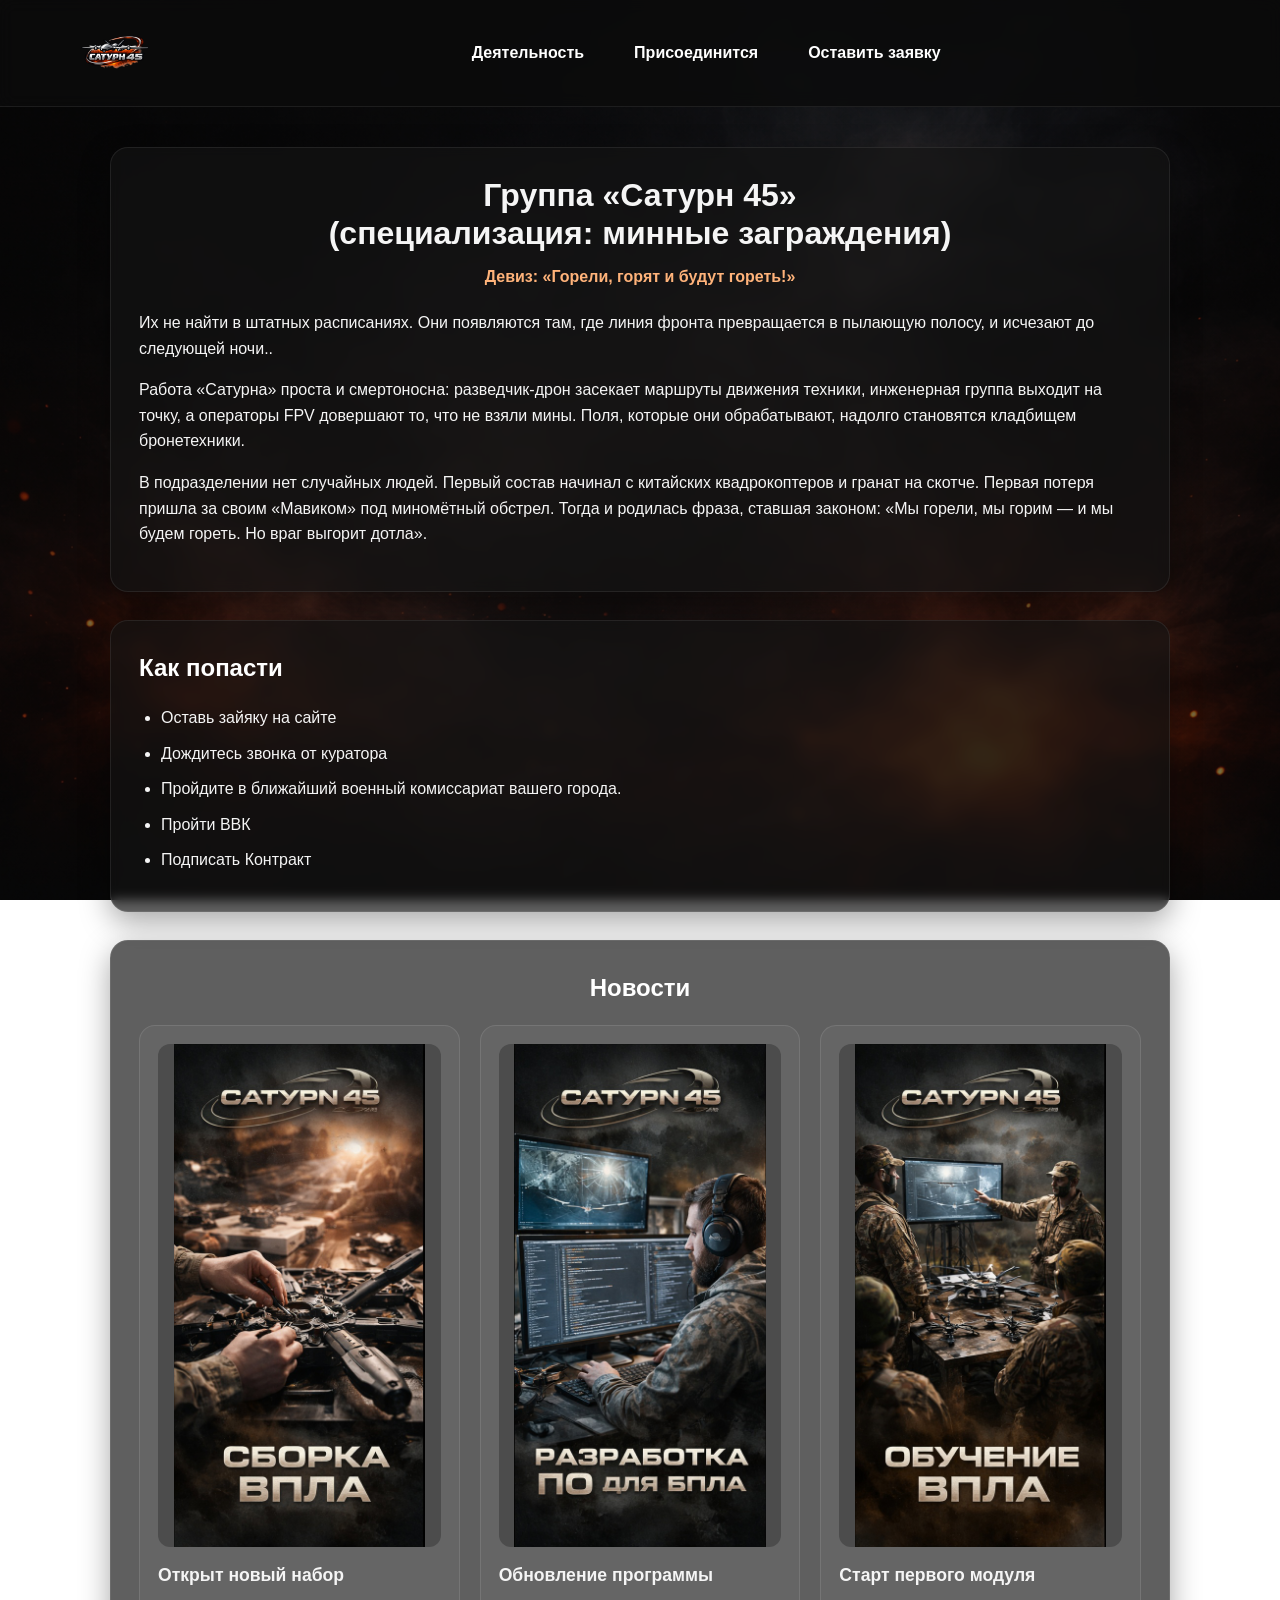
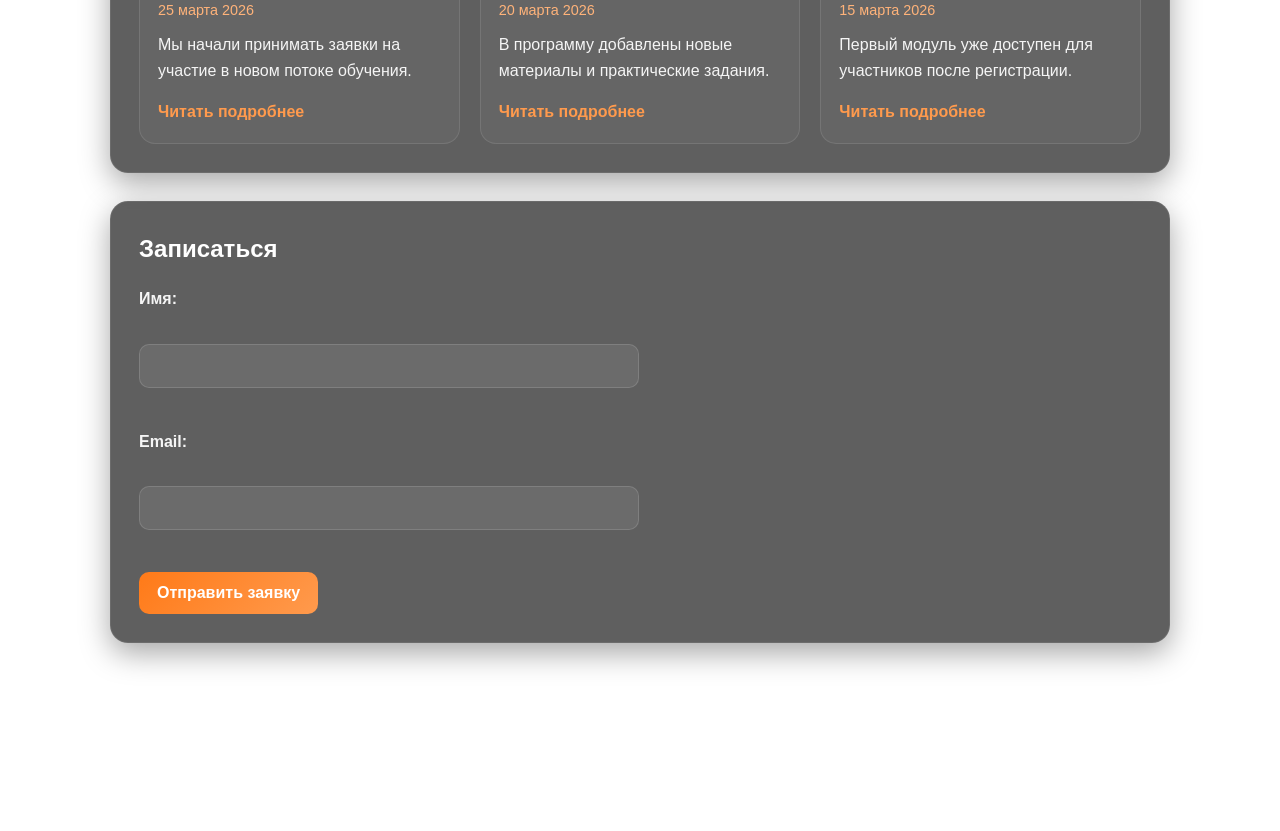
<file: index.html>
<!DOCTYPE html>
<html lang="ru">
<head>
    <meta charset="UTF-8">
    <meta name="viewport" content="width=device-width, initial-scale=1.0">
    <title>Сатурн</title>
    <link rel="icon" type="image/png" sizes="32x32" href="images/favicon_saturn45_32.png">
    <link rel="stylesheet" href="css/styles.css">
</head>
<body>
    <header>
    <div class="header-inner">
        <a href="#" class="logo-link">
            <img src="images/logo.png" alt="Логотип" class="logo">
        </a>

        <nav>
            <a href="#about">Деятельность</a>
            <a href="#program">Присоединится</a>
            <a href="#signup">Оставить заявку</a>
        </nav>
    </div>
</header>

    <main>
        <section id="about">
            <h1>Группа «Сатурн 45» <br> (специализация: минные заграждения)</h1>
            <p><em>Девиз: «Горели, горят и будут гореть!»</em></p>
            <p>
                Их не найти в штатных расписаниях. Они появляются там, где линия фронта превращается в пылающую полосу, и исчезают до следующей ночи..
            </p>

<p>
    Работа «Сатурна» проста и смертоносна: разведчик-дрон засекает маршруты движения техники, инженерная группа выходит на точку, а операторы FPV довершают то, что не взяли мины. Поля, которые они обрабатывают, надолго становятся кладбищем бронетехники.
</p>
<p>
   В подразделении нет случайных людей. Первый состав начинал с китайских квадрокоптеров и гранат на скотче. Первая потеря пришла за своим «Мавиком» под миномётный обстрел. Тогда и родилась фраза, ставшая законом: «Мы горели, мы горим — и мы будем гореть. Но враг выгорит дотла».
</p>
        </section>

        <section id="program">
            <h2>Как попасти</h2>
            <ul>
                <li>Оставь зайяку на сайте</li>
                <li>Дождитесь звонка от куратора</li>
                <li>Пройдите в ближайший военный комиссариат вашего города.</li>
                <li>Пройти ВВК</li>
                <li>Подписать Контракт</li>
            </ul>
        </section>
<section id="news">
    <h2>Новости</h2>

    <div class="news-grid">
        <article class="news-card">
            <img src="images/news1.jpg" alt="Открыт новый набор" class="news-image">
            <h3>Открыт новый набор</h3>
            <p class="news-date">25 марта 2026</p>
            <p>Мы начали принимать заявки на участие в новом потоке обучения.</p>
            <a href="#">Читать подробнее</a>
        </article>

        <article class="news-card">
            <img src="images/news2.jpg" alt="Обновление программы" class="news-image">
            <h3>Обновление программы</h3>
            <p class="news-date">20 марта 2026</p>
            <p>В программу добавлены новые материалы и практические задания.</p>
            <a href="#">Читать подробнее</a>
        </article>

        <article class="news-card">
            <img src="images/news3.jpg" alt="Старт первого модуля" class="news-image">
            <h3>Старт первого модуля</h3>
            <p class="news-date">15 марта 2026</p>
            <p>Первый модуль уже доступен для участников после регистрации.</p>
            <a href="#">Читать подробнее</a>
        </article>
    </div>
</section>
        <section id="signup">
            <h2>Записаться</h2>
            <form>
                <label for="student-name">Имя:</label><br>
                <input type="text" id="student-name" name="student-name"><br><br>
                <label for="student-email">Email:</label><br>
                <input type="email" id="student-email" name="student-email"><br><br>

                <button type="submit">Отправить заявку</button>
            </form>
        </section>
    </main>

    <footer>
        <p>© 2026 Сатурн групп</p>
    </footer>

</body>
</html>
</file>
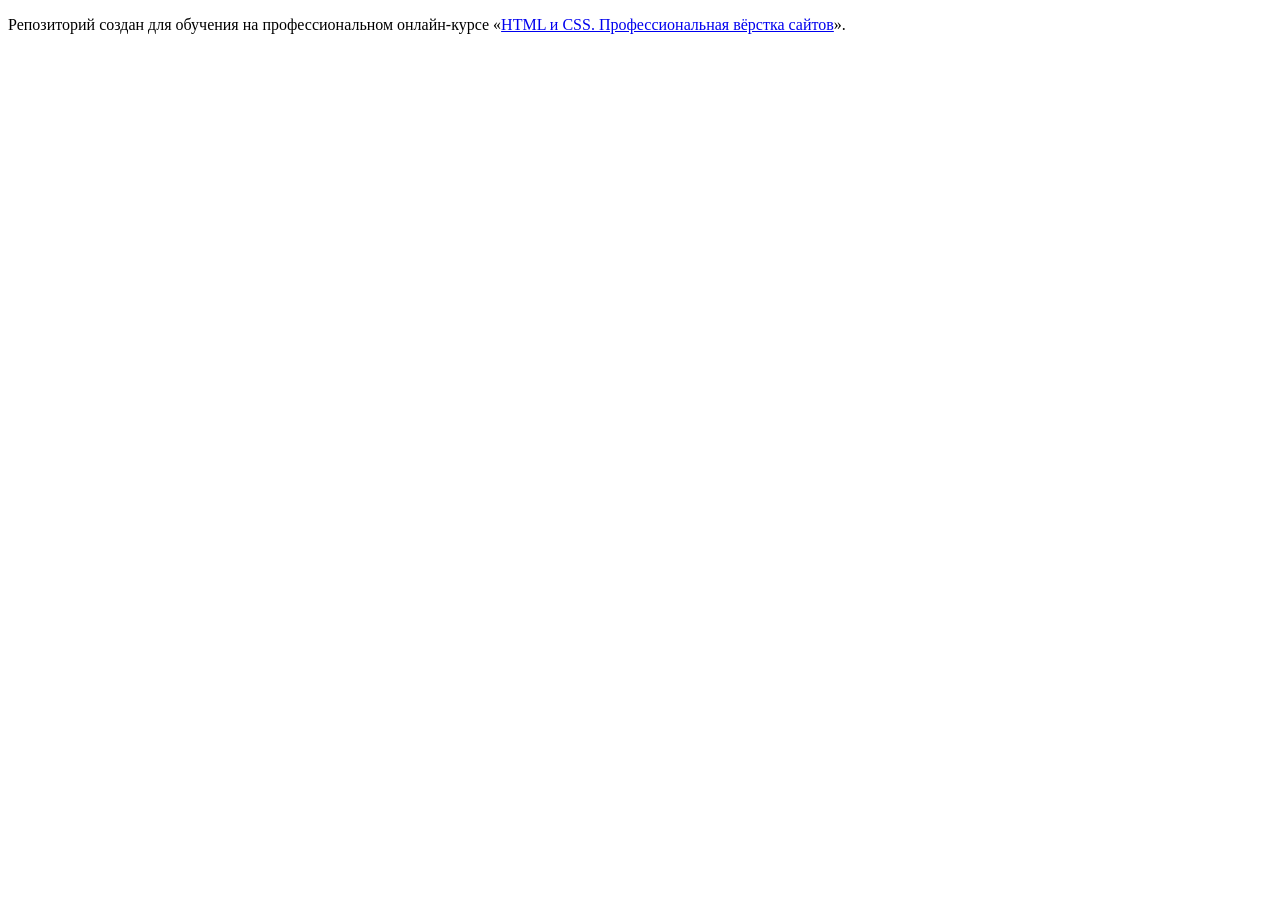
<file: sedona/index.html>
<!DOCTYPE html>
<html lang="ru">
  <head>
    <meta charset="utf-8">
    <title>HTML Academy: {{projectTitle}}</title>
  </head>
  <body>

    <p>Репозиторий создан для обучения на профессиональном онлайн‑курсе «<a href="https://htmlacademy.ru/intensive/htmlcss">HTML и CSS. Профессиональная вёрстка сайтов</a>».</p>

  </body>
</html>
</file>
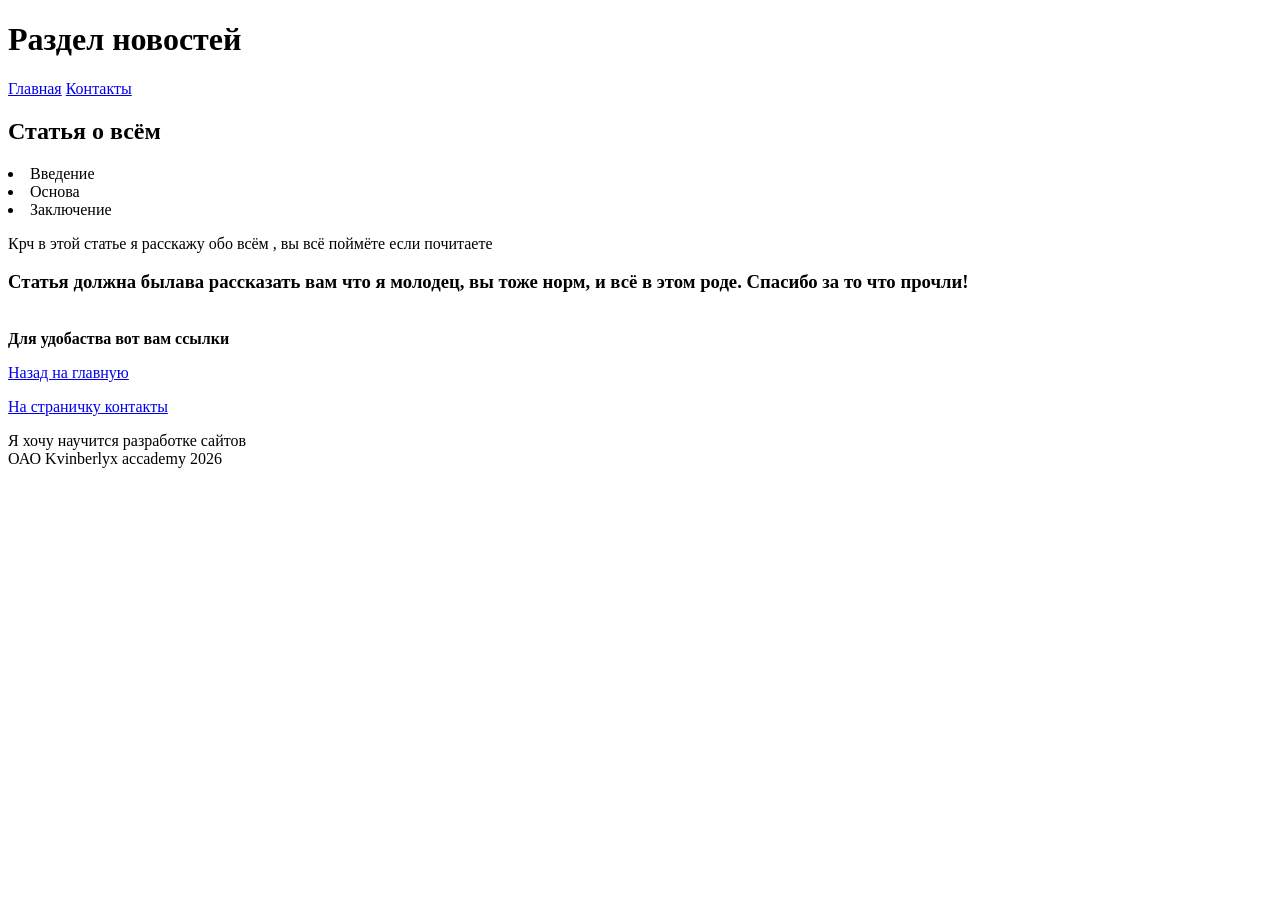
<file: about.html>
<!DOCTYPE html>
<html lang="ru">
<head>
    <meta charset="UTF-8">
    <title>О себе</title>
</head>
<body>
    <header>
        <h1>Раздел новостей</h1>
        <nav>
            <a href="index.html"> Главная</a>
            <a href="contacts.html"> Контакты</a>
            
        </nav>
    </header>
    <main>
        <h2> Статья о всём</h2>
        <ui>
            <li>Введение</li>
            <li>Основа</li>
            <li>Заключение</li>
        </ui>
        <p>Крч в этой статье я расскажу обо всём , вы всё поймёте если почитаете</p>
         <article>
        <h3>Статья должна былава  рассказать вам что я молодец, вы тоже норм, и всё в этом роде. Спасибо за то что прочли!</h3>
        <strong><br>Для удобаства вот вам ссылки<br></strong>
        <p><a href="index.html">Назад на главную</a></p>
        <p><a href="contacts.html">На страничку контакты</a></p>
    </article>
    <section> Я хочу научится разработке сайтов </section>
    </main>
   
    <footer>ОАО Kvinberlyx accademy 2026</footer>
 
 
</body>
</html>
</file>
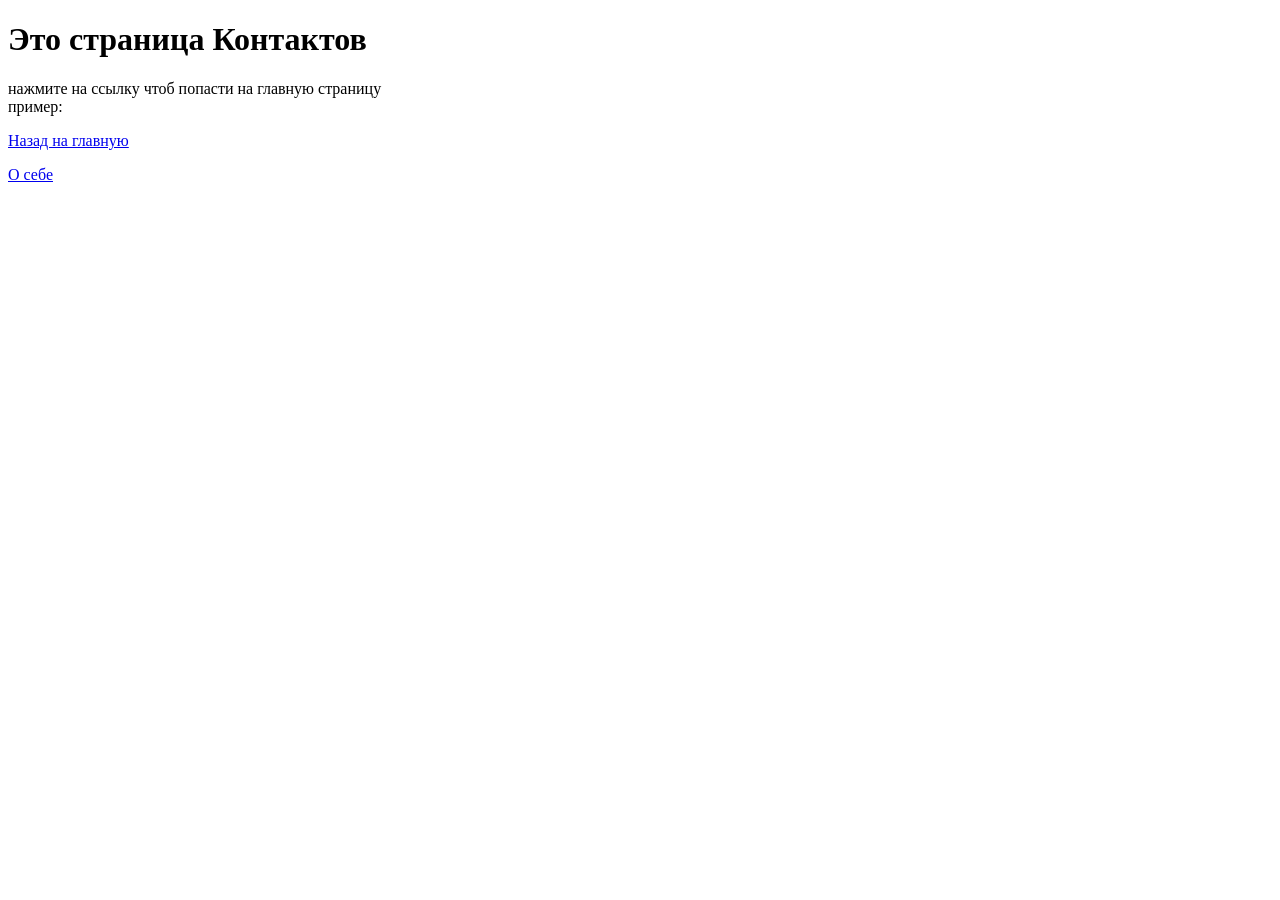
<file: contacts.html>
<!DOCTYPE html>
<html lang="ru">
<head>
    <meta charset="UTF-8">
    <title>Контакты</title>
</head>
<body>
    <h1>Это страница Контактов</h1>
    <p>нажмите на ссылку чтоб попасти на главную страницу <br>пример:</br> </p>
    <p><a href="index.html">Назад на главную</a></p>
    <p><a href="about.html">О себе</a></p>
</body>
</html>
</file>
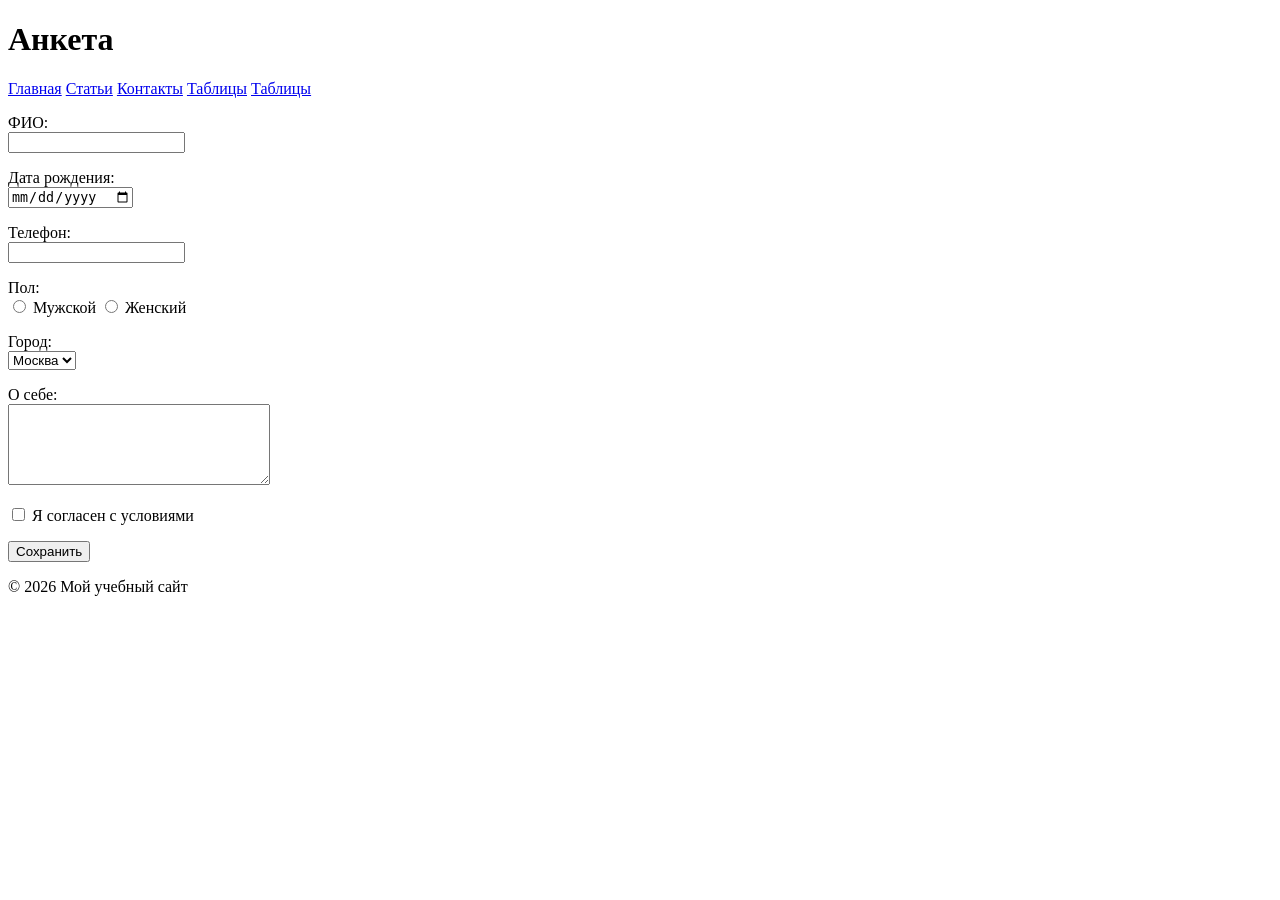
<file: register.html>
<!DOCTYPE html>
<html lang="ru">
<head>
    <meta charset="UTF-8">
    <title>Расширенная форма</title>
</head>
<body>
    <h1>Анкета</h1>
        <nav>
            <a href="index.html">Главная</a>
            <a href="about.html">Статьи</a>
            <a href="contacts.html">Контакты</a>
            <a href="table.html">Таблицы</a>
            <a href="register.html">Таблицы</a>
        </nav>
    <form>
        <p>
            <label for="fullname">ФИО:</label><br>
            <input type="text" id="fullname" name="fullname" required>
        </p>

        <p>
            <label for="birthdate">Дата рождения:</label><br>
            <input type="date" id="birthdate" name="birthdate">
        </p>

        <p>
            <label for="phone">Телефон:</label><br>
            <input type="tel" id="phone" name="phone">
        </p>

        <p>
            Пол:<br>
            <input type="radio" id="male" name="gender" value="male">
            <label for="male">Мужской</label>

            <input type="radio" id="female" name="gender" value="female">
            <label for="female">Женский</label>
        </p>

        <p>
            <label for="city">Город:</label><br>
            <select id="city" name="city">
                <option>Москва</option>
                <option>Минск</option>
                <option>Киев</option>
                <option>Берлин</option>
            </select>
        </p>

        <p>
            <label for="about">О себе:</label><br>
            <textarea id="about" name="about" rows="5" cols="30"></textarea>
        </p>

        <p>
            <input type="checkbox" id="agree" name="agree">
            <label for="agree">Я согласен с условиями</label>
        </p>

        <button type="submit">Сохранить</button>
    </form>
</body>
    <footer>
        <p>© 2026 Мой учебный сайт</p>
    </footer>
</html>
</file>
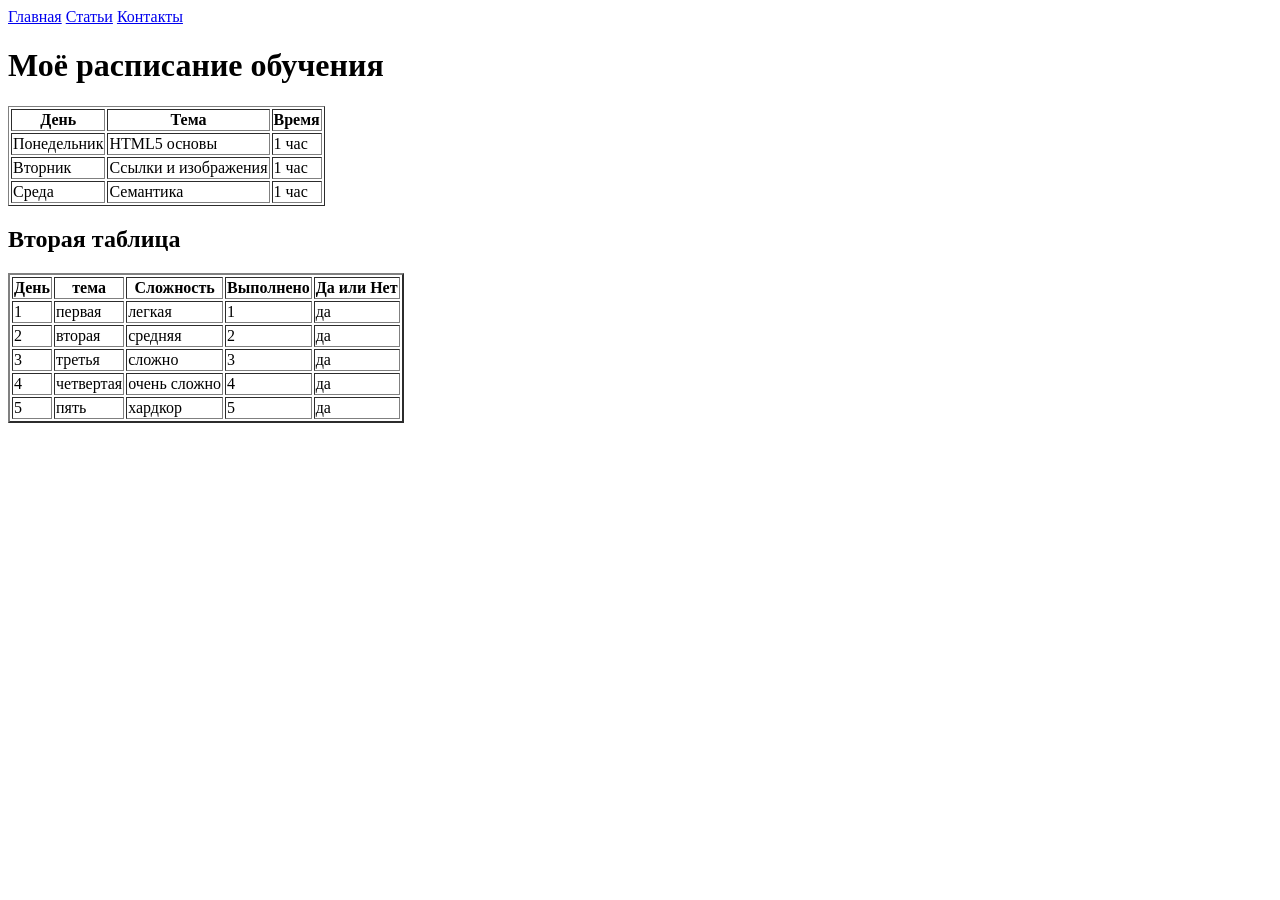
<file: table.html>
<!DOCTYPE html>
<html lang="ru">
<head>
    <meta charset="UTF-8">
    <title>Таблица</title>
</head>
<body>
    <nav>
        <a href="index.html">Главная</a>
            <a href="about.html">Статьи</a>
            <a href="contacts.html">Контакты</a> 
    </nav>
    <h1>Моё расписание обучения</h1>

    <table border="1">
        <tr>
            <th>День</th>
            <th>Тема</th>
            <th>Время</th>
        </tr>
        <tr>
            <td>Понедельник</td>
            <td>HTML5 основы</td>
            <td>1 час</td>
        </tr>
        <tr>
            <td>Вторник</td>
            <td>Ссылки и изображения</td>
            <td>1 час</td>
        </tr>
        <tr>
            <td>Среда</td>
            <td>Семантика</td>
            <td>1 час</td>
        </tr>
    </table>

    <h2>Вторая таблица</h2>
    <table border="2"
    <tr>
        <th> День</th>
        <th> тема</th>
        <th> Сложность</th>
        <th> Выполнено</th>
        <th> Да или Нет</th>
    </tr>
     <tr>
        <td> 1</td>
        <td> первая</td>
        <td> легкая</td>
        <td> 1</td>
        <td> да</td>
    </tr>
     <tr>
        <td> 2</td>
        <td> вторая</td>
        <td> средняя</td>
        <td> 2</td>
        <td> да</td>
    </tr>
      <tr>
        <td> 3</td>
        <td> третья</td>
        <td> сложно</td>
        <td> 3</td>
        <td> да</td>
    </tr>
        <tr>
        <td> 4</td>
        <td> четвертая</td>
        <td> очень сложно</td>
        <td> 4</td>
        <td> да</td>
    </tr>
     </tr>
        <tr>
        <td> 5</td>
        <td> пять</td>
        <td> хардкор</td>
        <td> 5</td>
        <td> да</td>
    </tr>
</body>
</html>
</file>
<file: css/styles.css>
* {
    box-sizing: border-box;
}

html {
    scroll-behavior: smooth;
}

body {
    margin: 0;
    min-height: 100vh;
    font-family: Arial, sans-serif;
    color: #f5f5f5;
    background-image: url("../images/background.png");
    background-size: cover;
    background-repeat: no-repeat;
    background-position: center;
    background-attachment: fixed;
    line-height: 1.6;
}

/* затемнение поверх фона */
body::before {
    content: "";
    position: fixed;
    inset: 0;
    background: rgba(10, 10, 10, 0.55);
    z-index: -1;
}

header {
    position: sticky;
    top: 0;
    z-index: 100;
    background: rgba(12, 12, 12, 0.82);
    backdrop-filter: blur(8px);
    border-bottom: 1px solid rgba(255, 255, 255, 0.08);
}

.header-inner {
    max-width: 1200px;
    margin: 0 auto;
    padding: 12px 20px;
    display: flex;
    align-items: center;
    justify-content: space-between;
    gap: 20px;
}

.logo-link {
    display: inline-flex;
    align-items: center;
    text-decoration: none;
    flex-shrink: 0;
}

.logo {
    height: 75px;
    width: auto;
    display: block;
}

nav {
    max-width: 1200px;
    margin: 0 auto;
    padding: 18px 20px;
    display: flex;
    justify-content: center;
    gap: 18px;
    flex-wrap: wrap;
}

nav a {
    color: #ffffff;
    text-decoration: none;
    font-weight: bold;
    padding: 10px 16px;
    border-radius: 10px;
    transition: 0.3s ease;
}

nav a:hover {
    background: rgba(255, 255, 255, 0.12);
    color: #ffb37a;
}

main {
    max-width: 1100px;
    margin: 0 auto;
    padding: 40px 20px 60px;
}

section {
    background: rgba(20, 20, 20, 0.68);
    border: 1px solid rgba(255, 255, 255, 0.08);
    border-radius: 18px;
    padding: 28px;
    margin-bottom: 28px;
    box-shadow: 0 10px 30px rgba(0, 0, 0, 0.35);
    backdrop-filter: blur(6px);
}

#about h1 {
    text-align: center;
    font-size: 2rem;
    line-height: 1.2;
    margin-top: 0;
    margin-bottom: 12px;
}

#about em {
    display: block;
    text-align: center;
    color: #ffb37a;
    font-style: normal;
    font-weight: bold;
    margin-bottom: 20px;
}

h2 {
    margin-top: 0;
    margin-bottom: 18px;
    font-size: 1.5rem;
    color: #ffffff;
}

p {
    margin: 0 0 16px;
}

ul {
    margin: 0;
    padding-left: 22px;
}

li {
    margin-bottom: 10px;
}

/* новости */
#news h2 {
    text-align: center;
}

.news-grid {
    display: grid;
    grid-template-columns: repeat(auto-fit, minmax(260px, 1fr));
    gap: 20px;
}

.news-card {
    background: rgba(255, 255, 255, 0.04);
    border: 1px solid rgba(255, 255, 255, 0.1);
    border-radius: 16px;
    padding: 18px;
    transition: 0.3s ease;
    overflow: hidden;
}

.news-card:hover {
    transform: translateY(-4px);
    border-color: rgba(255, 140, 60, 0.75);
    box-shadow: 0 8px 20px rgba(0, 0, 0, 0.3);
}

.news-image {
    width: 100%;
    aspect-ratio: 9 / 16;
    display: block;
    object-fit: contain;
    object-position: center;
    border-radius: 12px;
    margin-bottom: 14px;
    background: rgba(0, 0, 0, 0.25);
}

.news-card h3 {
    margin-top: 0;
    margin-bottom: 10px;
    font-size: 1.1rem;
}

.news-date {
    color: #ffb37a;
    font-size: 0.9rem;
    margin-bottom: 10px;
}

.news-card a {
    color: #ff9a4d;
    text-decoration: none;
    font-weight: bold;
}

.news-card a:hover {
    text-decoration: underline;
}

/* форма */
form {
    max-width: 500px;
}

label {
    display: block;
    margin-bottom: 6px;
    font-weight: bold;
}

input {
    width: 100%;
    padding: 12px 14px;
    margin-bottom: 16px;
    border: 1px solid rgba(255, 255, 255, 0.14);
    border-radius: 10px;
    background: rgba(255, 255, 255, 0.07);
    color: #ffffff;
    font-size: 1rem;
    outline: none;
}

input:focus {
    border-color: rgba(255, 180, 120, 0.8);
    background: rgba(255, 255, 255, 0.1);
}

button {
    padding: 12px 18px;
    border: none;
    border-radius: 10px;
    background: linear-gradient(135deg, #ff7a18, #ff9a4d);
    color: white;
    font-size: 1rem;
    font-weight: bold;
    cursor: pointer;
    transition: 0.3s ease;
}

button:hover {
    transform: translateY(-2px);
    filter: brightness(1.05);
}

footer {
    text-align: center;
    padding: 24px 16px 36px;
    color: rgba(255, 255, 255, 0.8);
    font-size: 0.95rem;
}

@media (max-width: 768px) {
    main {
        padding: 24px 14px 40px;
    }

    section {
        padding: 20px;
    }

    #about h1 {
        font-size: 1.6rem;
    }

    h2 {
        font-size: 1.25rem;
    }

    .news-image {
        height: 160px;
    }
}
</file>
